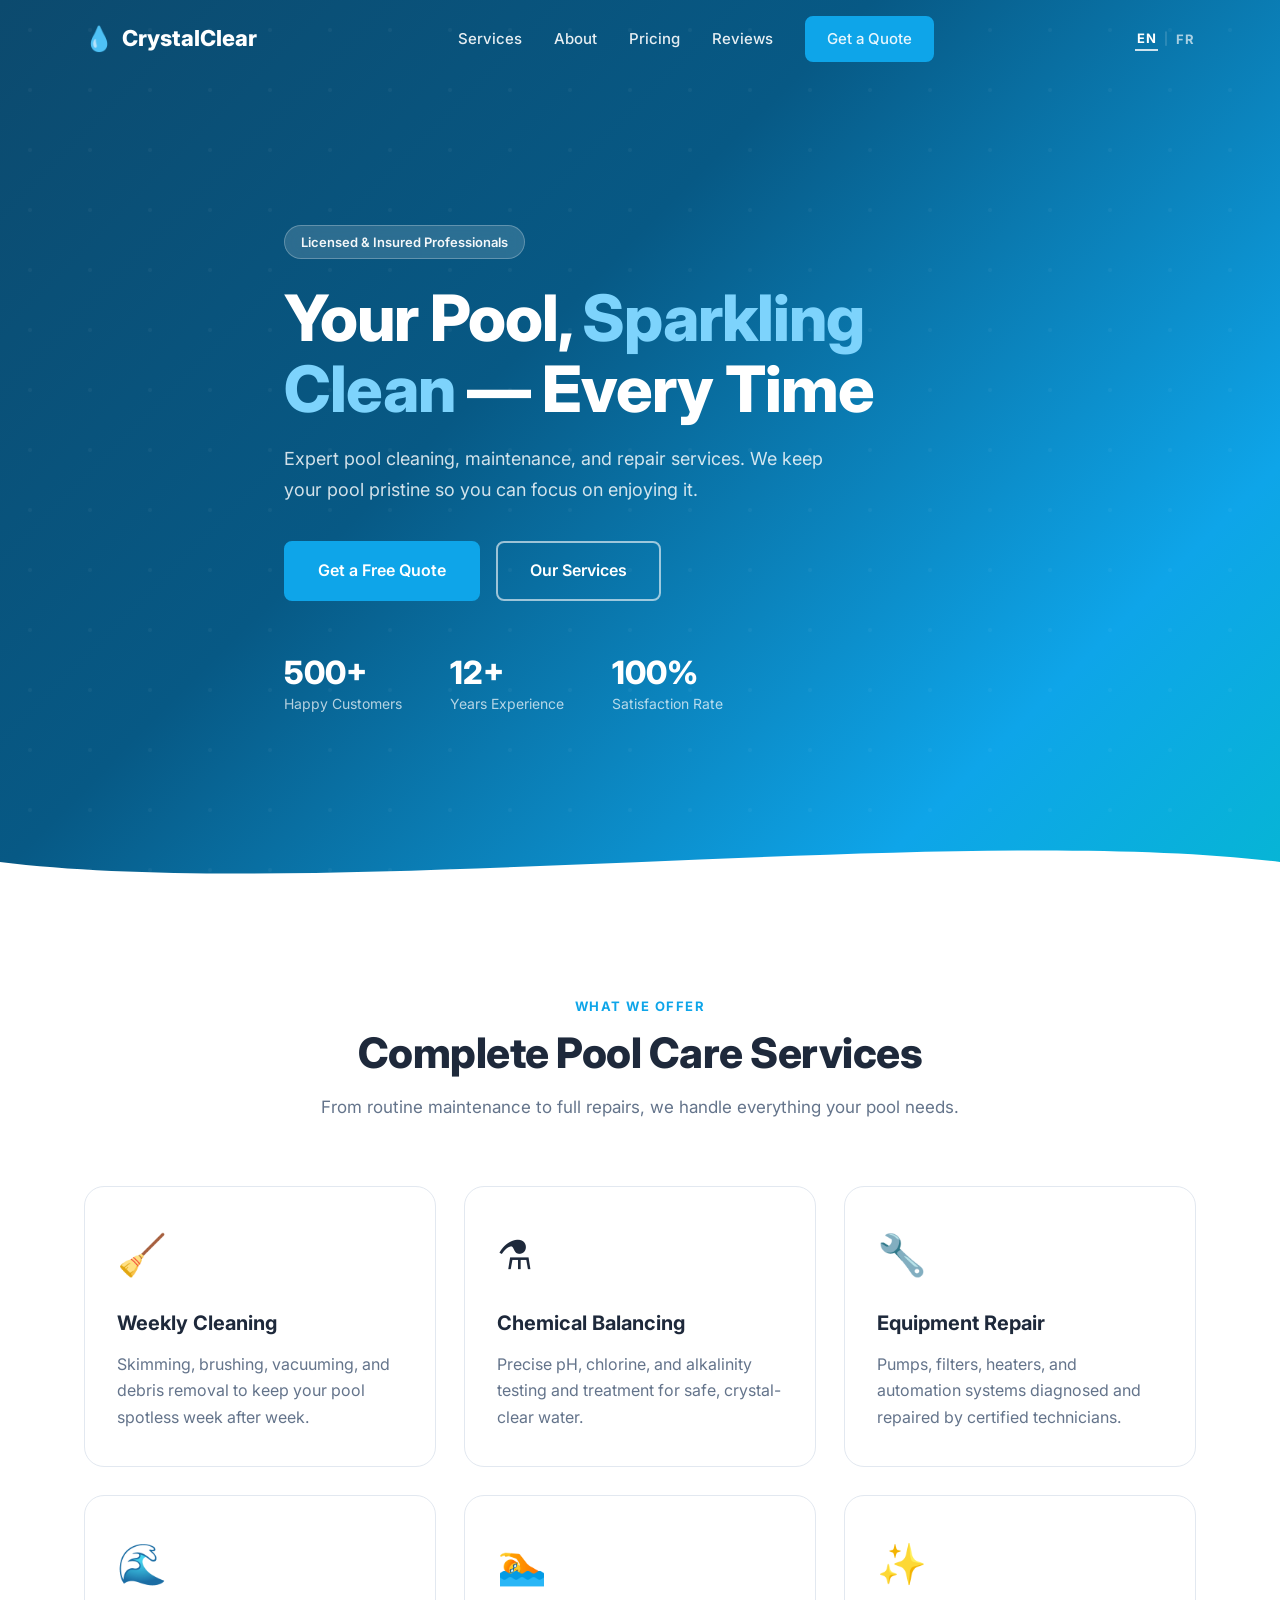
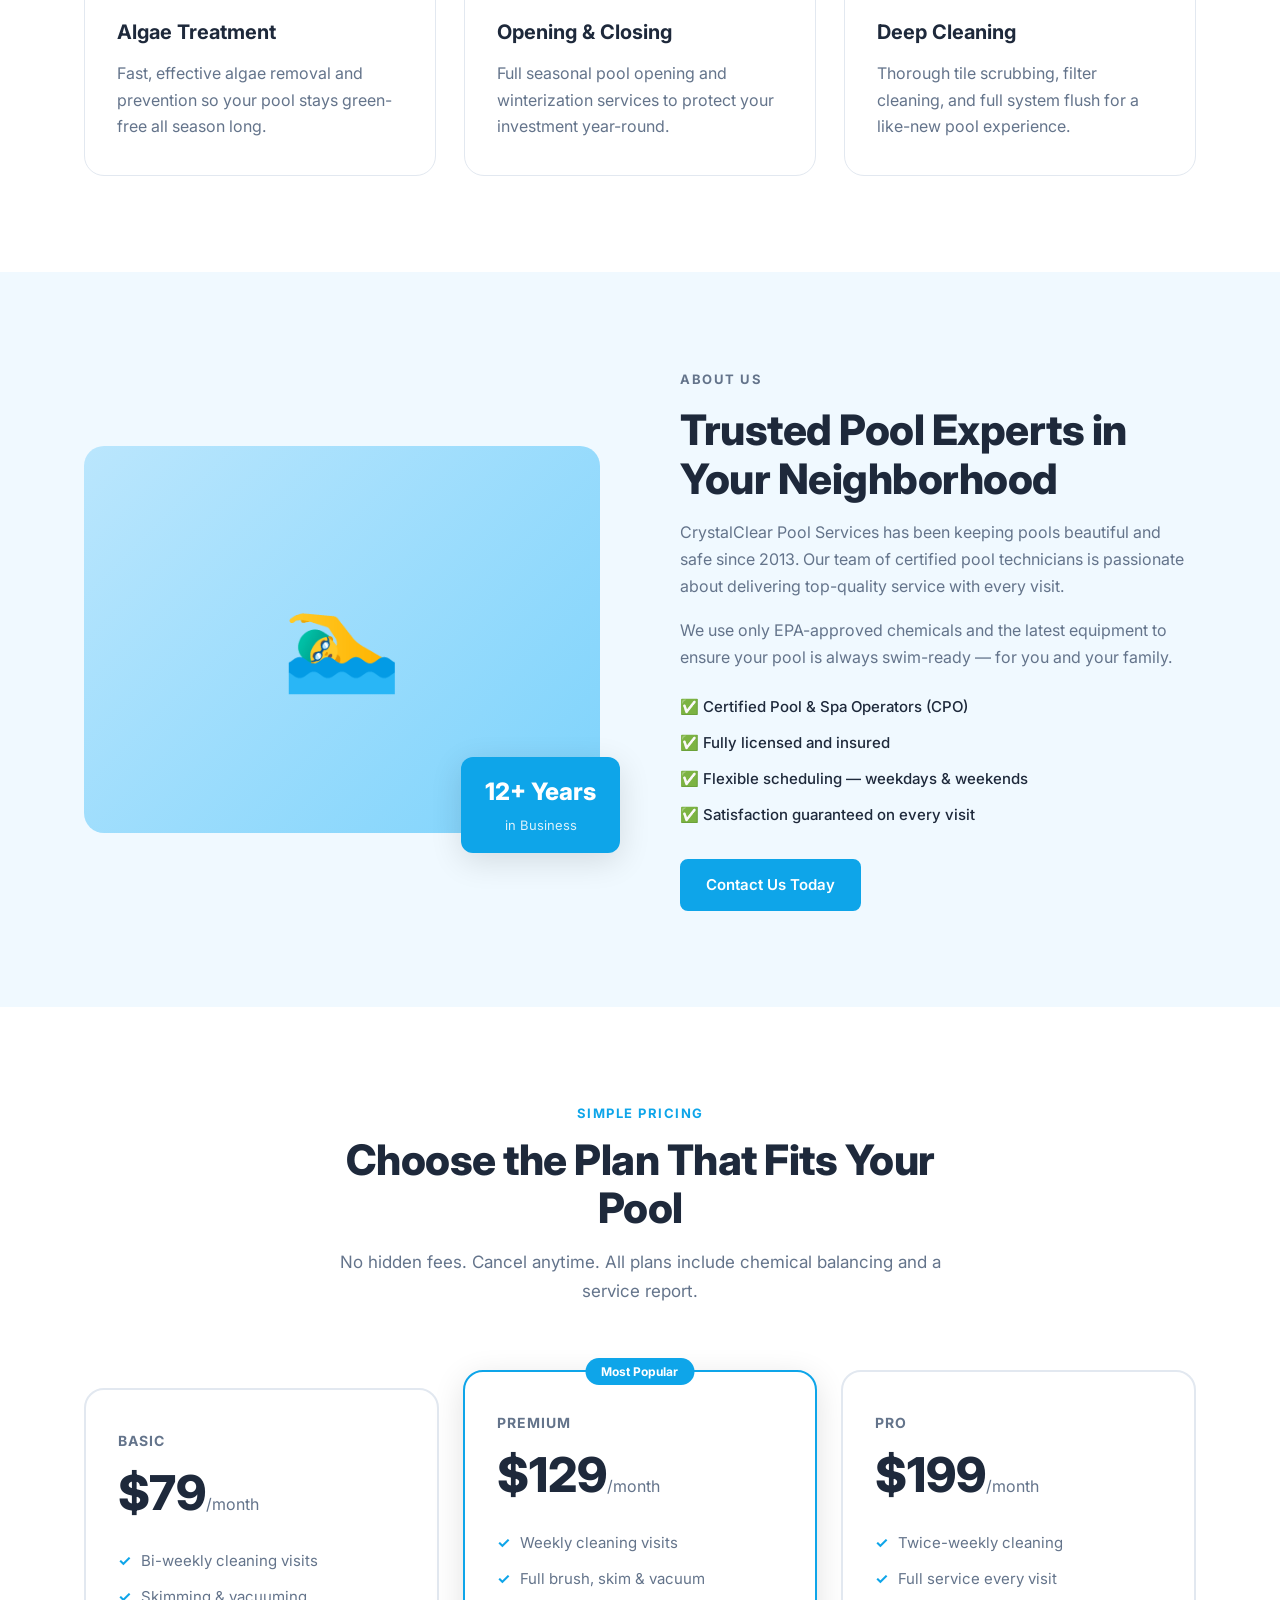
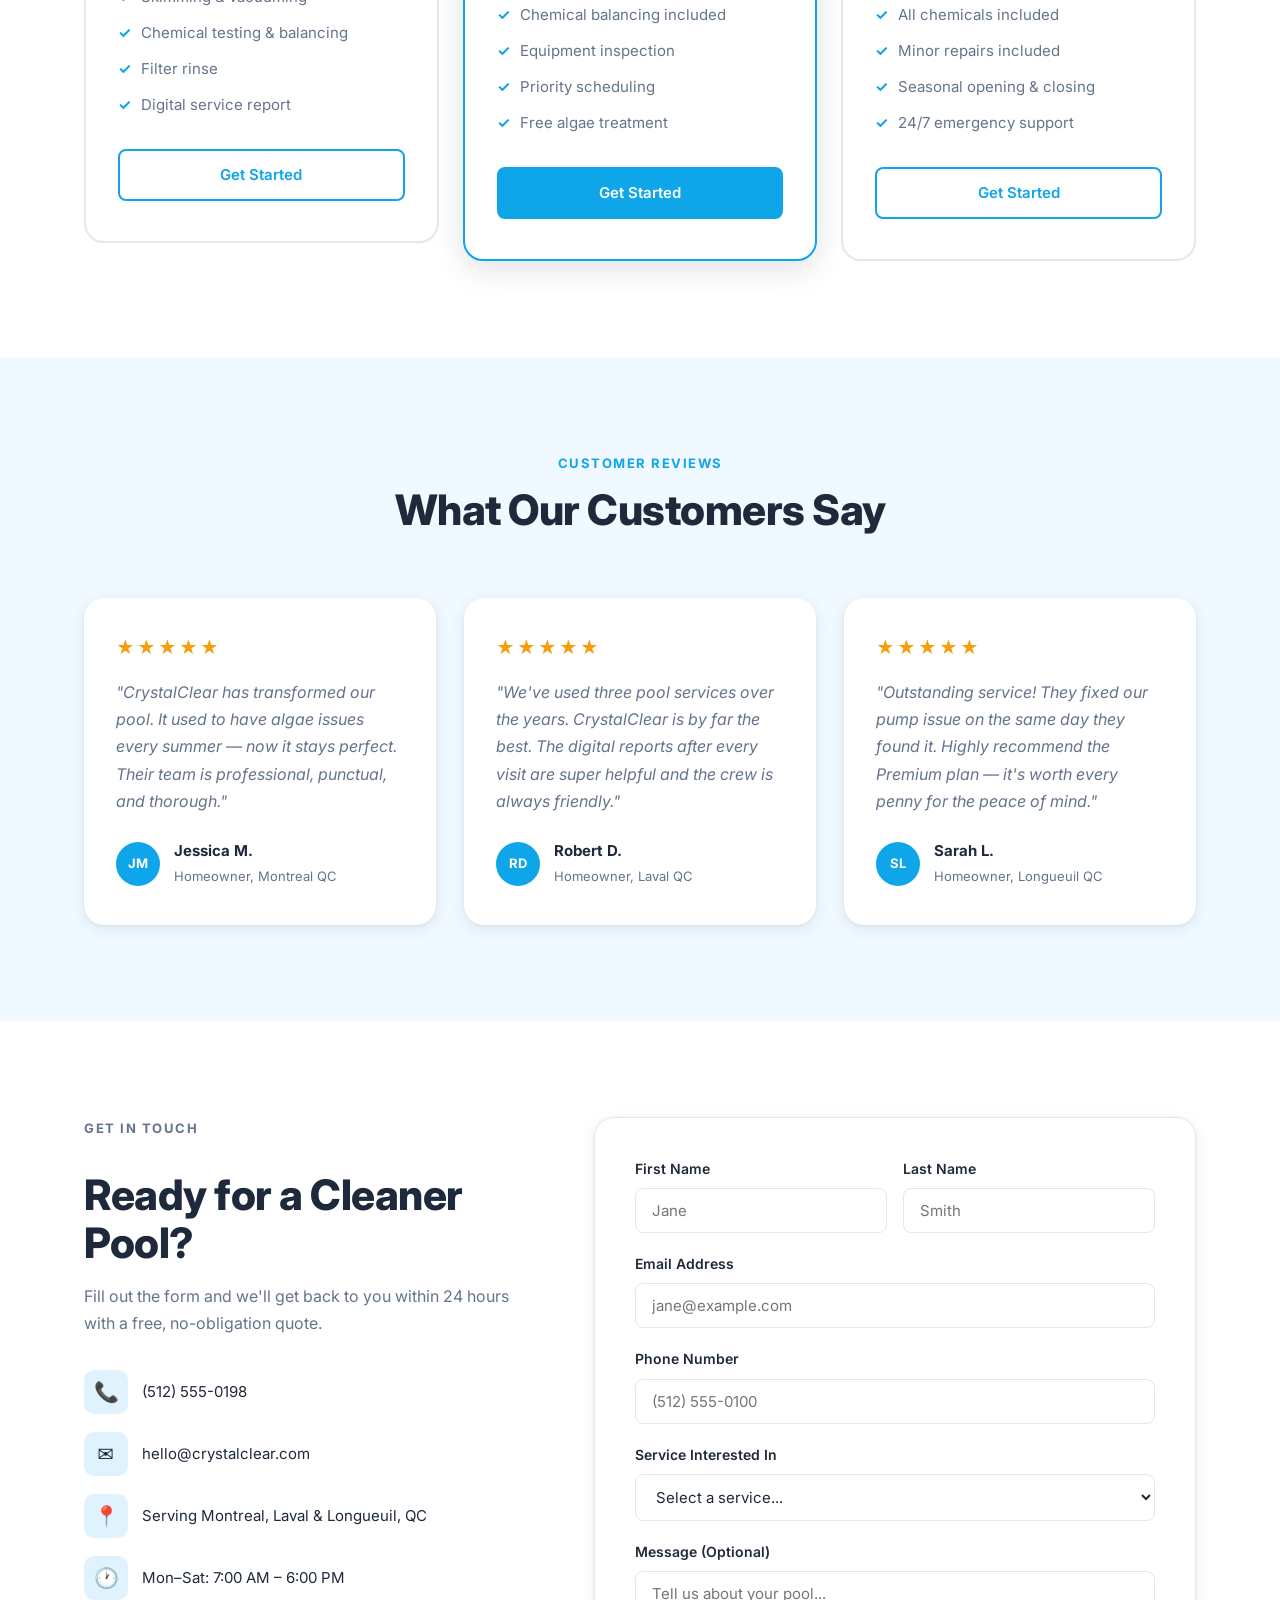
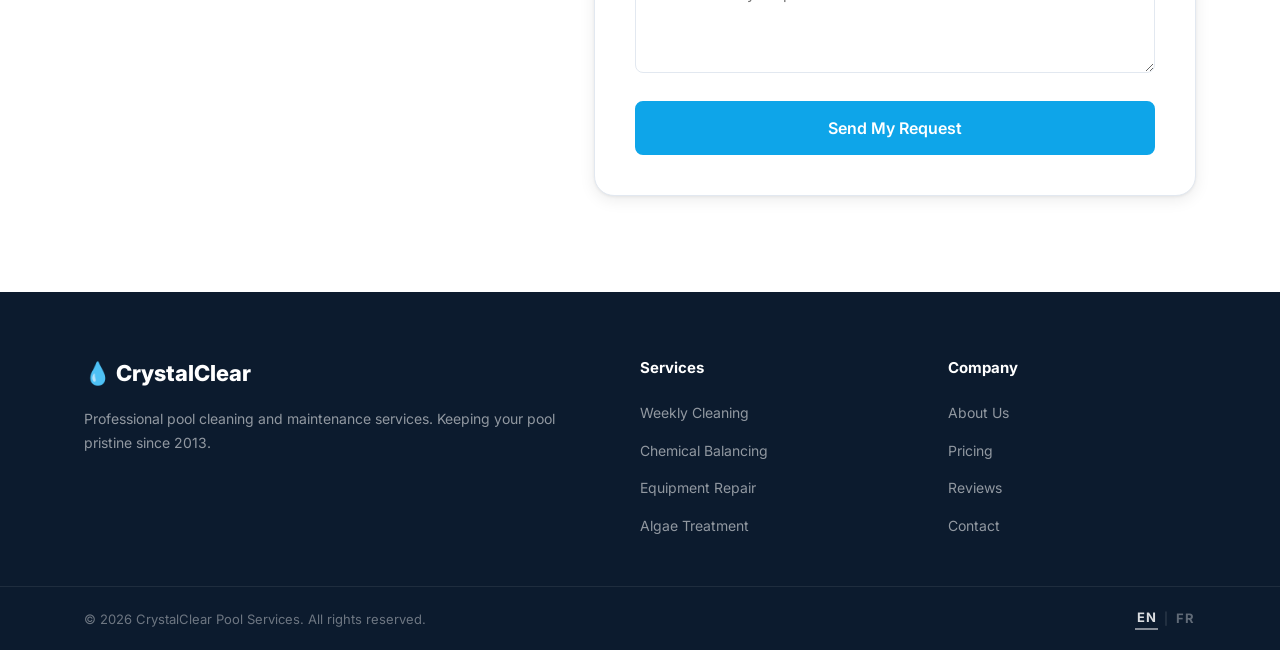
<file: index.html>
<!DOCTYPE html>
<html lang="en" dir="ltr">
<head>
  <meta charset="UTF-8" />
  <meta name="viewport" content="width=device-width, initial-scale=1.0" />
  <title>CrystalClear Pool Services</title>
  <link rel="stylesheet" href="styles.css" />
  <link rel="preconnect" href="https://fonts.googleapis.com" />
  <link rel="preconnect" href="https://fonts.gstatic.com" crossorigin />
  <link href="https://fonts.googleapis.com/css2?family=Inter:wght@400;500;600;700;800&display=swap" rel="stylesheet" />
</head>
<body>

  <!-- Navigation -->
  <nav class="nav" id="navbar">
    <div class="container nav__inner">
      <a href="#" class="nav__logo">
        <span class="nav__logo-icon">💧</span>
        CrystalClear
      </a>
      <ul class="nav__links" id="navLinks">
        <li><a href="#services">Services</a></li>
        <li><a href="#about">About</a></li>
        <li><a href="#pricing">Pricing</a></li>
        <li><a href="#testimonials">Reviews</a></li>
        <li><a href="#contact" class="btn btn--nav">Get a Quote</a></li>
      </ul>
      <div class="lang-switcher">
        <a href="index.html" class="lang-switcher__btn lang-switcher__btn--active" aria-current="true">EN</a>
        <span class="lang-switcher__divider">|</span>
        <a href="index-fr.html" class="lang-switcher__btn">FR</a>
      </div>
      <button class="nav__toggle" id="navToggle" aria-label="Toggle menu">
        <span></span><span></span><span></span>
      </button>
    </div>
  </nav>

  <!-- Hero -->
  <section class="hero" id="home">
    <div class="hero__bg"></div>
    <div class="container hero__content">
      <div class="hero__badge">Licensed &amp; Insured Professionals</div>
      <h1 class="hero__title">Your Pool, <span class="text-accent">Sparkling Clean</span> — Every Time</h1>
      <p class="hero__subtitle">Expert pool cleaning, maintenance, and repair services. We keep your pool pristine so you can focus on enjoying it.</p>
      <div class="hero__actions">
        <a href="#contact" class="btn btn--primary btn--lg">Get a Free Quote</a>
        <a href="#services" class="btn btn--outline btn--lg">Our Services</a>
      </div>
      <div class="hero__stats">
        <div class="hero__stat">
          <strong>500+</strong>
          <span>Happy Customers</span>
        </div>
        <div class="hero__stat">
          <strong>12+</strong>
          <span>Years Experience</span>
        </div>
        <div class="hero__stat">
          <strong>100%</strong>
          <span>Satisfaction Rate</span>
        </div>
      </div>
    </div>
    <div class="hero__waves">
      <svg viewBox="0 0 1440 120" preserveAspectRatio="none" xmlns="http://www.w3.org/2000/svg">
        <path d="M0,60 C360,120 1080,0 1440,60 L1440,120 L0,120 Z" fill="#ffffff"/>
      </svg>
    </div>
  </section>

  <!-- Services -->
  <section class="section" id="services">
    <div class="container">
      <div class="section__header">
        <p class="section__label">What We Offer</p>
        <h2 class="section__title">Complete Pool Care Services</h2>
        <p class="section__desc">From routine maintenance to full repairs, we handle everything your pool needs.</p>
      </div>
      <div class="services__grid">
        <div class="service-card">
          <div class="service-card__icon">🧹</div>
          <h3>Weekly Cleaning</h3>
          <p>Skimming, brushing, vacuuming, and debris removal to keep your pool spotless week after week.</p>
        </div>
        <div class="service-card">
          <div class="service-card__icon">⚗️</div>
          <h3>Chemical Balancing</h3>
          <p>Precise pH, chlorine, and alkalinity testing and treatment for safe, crystal-clear water.</p>
        </div>
        <div class="service-card">
          <div class="service-card__icon">🔧</div>
          <h3>Equipment Repair</h3>
          <p>Pumps, filters, heaters, and automation systems diagnosed and repaired by certified technicians.</p>
        </div>
        <div class="service-card">
          <div class="service-card__icon">🌊</div>
          <h3>Algae Treatment</h3>
          <p>Fast, effective algae removal and prevention so your pool stays green-free all season long.</p>
        </div>
        <div class="service-card">
          <div class="service-card__icon">🏊</div>
          <h3>Opening &amp; Closing</h3>
          <p>Full seasonal pool opening and winterization services to protect your investment year-round.</p>
        </div>
        <div class="service-card">
          <div class="service-card__icon">✨</div>
          <h3>Deep Cleaning</h3>
          <p>Thorough tile scrubbing, filter cleaning, and full system flush for a like-new pool experience.</p>
        </div>
      </div>
    </div>
  </section>

  <!-- About -->
  <section class="section section--alt" id="about">
    <div class="container about__grid">
      <div class="about__visual">
        <div class="about__img-wrap">
          <div class="about__img-placeholder">
            <span>🏊‍♂️</span>
          </div>
          <div class="about__badge-card">
            <strong>12+ Years</strong>
            <span>in Business</span>
          </div>
        </div>
      </div>
      <div class="about__content">
        <p class="section__label">About Us</p>
        <h2 class="section__title">Trusted Pool Experts in Your Neighborhood</h2>
        <p>CrystalClear Pool Services has been keeping pools beautiful and safe since 2013. Our team of certified pool technicians is passionate about delivering top-quality service with every visit.</p>
        <p>We use only EPA-approved chemicals and the latest equipment to ensure your pool is always swim-ready — for you and your family.</p>
        <ul class="about__list">
          <li>✅ Certified Pool &amp; Spa Operators (CPO)</li>
          <li>✅ Fully licensed and insured</li>
          <li>✅ Flexible scheduling — weekdays &amp; weekends</li>
          <li>✅ Satisfaction guaranteed on every visit</li>
        </ul>
        <a href="#contact" class="btn btn--primary">Contact Us Today</a>
      </div>
    </div>
  </section>

  <!-- Pricing -->
  <section class="section" id="pricing">
    <div class="container">
      <div class="section__header">
        <p class="section__label">Simple Pricing</p>
        <h2 class="section__title">Choose the Plan That Fits Your Pool</h2>
        <p class="section__desc">No hidden fees. Cancel anytime. All plans include chemical balancing and a service report.</p>
      </div>
      <div class="pricing__grid">
        <div class="pricing-card">
          <div class="pricing-card__name">Basic</div>
          <div class="pricing-card__price"><span class="price-amount">$79</span><span class="price-period">/month</span></div>
          <ul class="pricing-card__features">
            <li>Bi-weekly cleaning visits</li>
            <li>Skimming &amp; vacuuming</li>
            <li>Chemical testing &amp; balancing</li>
            <li>Filter rinse</li>
            <li>Digital service report</li>
          </ul>
          <a href="#contact" class="btn btn--outline btn--full">Get Started</a>
        </div>
        <div class="pricing-card pricing-card--featured">
          <div class="pricing-card__badge">Most Popular</div>
          <div class="pricing-card__name">Premium</div>
          <div class="pricing-card__price"><span class="price-amount">$129</span><span class="price-period">/month</span></div>
          <ul class="pricing-card__features">
            <li>Weekly cleaning visits</li>
            <li>Full brush, skim &amp; vacuum</li>
            <li>Chemical balancing included</li>
            <li>Equipment inspection</li>
            <li>Priority scheduling</li>
            <li>Free algae treatment</li>
          </ul>
          <a href="#contact" class="btn btn--primary btn--full">Get Started</a>
        </div>
        <div class="pricing-card">
          <div class="pricing-card__name">Pro</div>
          <div class="pricing-card__price"><span class="price-amount">$199</span><span class="price-period">/month</span></div>
          <ul class="pricing-card__features">
            <li>Twice-weekly cleaning</li>
            <li>Full service every visit</li>
            <li>All chemicals included</li>
            <li>Minor repairs included</li>
            <li>Seasonal opening &amp; closing</li>
            <li>24/7 emergency support</li>
          </ul>
          <a href="#contact" class="btn btn--outline btn--full">Get Started</a>
        </div>
      </div>
    </div>
  </section>

  <!-- Testimonials -->
  <section class="section section--alt" id="testimonials">
    <div class="container">
      <div class="section__header">
        <p class="section__label">Customer Reviews</p>
        <h2 class="section__title">What Our Customers Say</h2>
      </div>
      <div class="testimonials__grid">
        <div class="testimonial-card">
          <div class="testimonial-card__stars">★★★★★</div>
          <p>"CrystalClear has transformed our pool. It used to have algae issues every summer — now it stays perfect. Their team is professional, punctual, and thorough."</p>
          <div class="testimonial-card__author">
            <div class="testimonial-card__avatar">JM</div>
            <div>
              <strong>Jessica M.</strong>
              <span>Homeowner, Montreal QC</span>
            </div>
          </div>
        </div>
        <div class="testimonial-card">
          <div class="testimonial-card__stars">★★★★★</div>
          <p>"We've used three pool services over the years. CrystalClear is by far the best. The digital reports after every visit are super helpful and the crew is always friendly."</p>
          <div class="testimonial-card__author">
            <div class="testimonial-card__avatar">RD</div>
            <div>
              <strong>Robert D.</strong>
              <span>Homeowner, Laval QC</span>
            </div>
          </div>
        </div>
        <div class="testimonial-card">
          <div class="testimonial-card__stars">★★★★★</div>
          <p>"Outstanding service! They fixed our pump issue on the same day they found it. Highly recommend the Premium plan — it's worth every penny for the peace of mind."</p>
          <div class="testimonial-card__author">
            <div class="testimonial-card__avatar">SL</div>
            <div>
              <strong>Sarah L.</strong>
              <span>Homeowner, Longueuil QC</span>
            </div>
          </div>
        </div>
      </div>
    </div>
  </section>

  <!-- Contact / CTA -->
  <section class="section contact" id="contact">
    <div class="container">
      <div class="contact__grid">
        <div class="contact__info">
          <p class="section__label">Get In Touch</p>
          <h2 class="section__title">Ready for a Cleaner Pool?</h2>
          <p>Fill out the form and we'll get back to you within 24 hours with a free, no-obligation quote.</p>
          <ul class="contact__details">
            <li>
              <span class="contact__icon">📞</span>
              <span>(512) 555-0198</span>
            </li>
            <li>
              <span class="contact__icon">✉️</span>
              <span>hello@crystalclear.com</span>
            </li>
            <li>
              <span class="contact__icon">📍</span>
              <span>Serving Montreal, Laval &amp; Longueuil, QC</span>
            </li>
            <li>
              <span class="contact__icon">🕐</span>
              <span>Mon–Sat: 7:00 AM – 6:00 PM</span>
            </li>
          </ul>
        </div>
        <form class="contact__form" id="contactForm">
          <div class="form-row">
            <div class="form-group">
              <label for="firstName">First Name</label>
              <input type="text" id="firstName" name="firstName" placeholder="Jane" required />
            </div>
            <div class="form-group">
              <label for="lastName">Last Name</label>
              <input type="text" id="lastName" name="lastName" placeholder="Smith" required />
            </div>
          </div>
          <div class="form-group">
            <label for="email">Email Address</label>
            <input type="email" id="email" name="email" placeholder="jane@example.com" required />
          </div>
          <div class="form-group">
            <label for="phone">Phone Number</label>
            <input type="tel" id="phone" name="phone" placeholder="(512) 555-0100" />
          </div>
          <div class="form-group">
            <label for="service">Service Interested In</label>
            <select id="service" name="service">
              <option value="">Select a service...</option>
              <option>Weekly Cleaning</option>
              <option>Chemical Balancing</option>
              <option>Equipment Repair</option>
              <option>Algae Treatment</option>
              <option>Pool Opening / Closing</option>
              <option>Deep Cleaning</option>
              <option>Monthly Plan</option>
            </select>
          </div>
          <div class="form-group">
            <label for="message">Message (Optional)</label>
            <textarea id="message" name="message" rows="4" placeholder="Tell us about your pool..."></textarea>
          </div>
          <button type="submit" class="btn btn--primary btn--full btn--lg">Send My Request</button>
          <div class="form__success" id="formSuccess">
            ✅ Thanks! We'll be in touch within 24 hours.
          </div>
        </form>
      </div>
    </div>
  </section>

  <!-- Footer -->
  <footer class="footer">
    <div class="container footer__inner">
      <div class="footer__brand">
        <a href="#" class="nav__logo">💧 CrystalClear</a>
        <p>Professional pool cleaning and maintenance services. Keeping your pool pristine since 2013.</p>
      </div>
      <div class="footer__links">
        <h4>Services</h4>
        <ul>
          <li><a href="#services">Weekly Cleaning</a></li>
          <li><a href="#services">Chemical Balancing</a></li>
          <li><a href="#services">Equipment Repair</a></li>
          <li><a href="#services">Algae Treatment</a></li>
        </ul>
      </div>
      <div class="footer__links">
        <h4>Company</h4>
        <ul>
          <li><a href="#about">About Us</a></li>
          <li><a href="#pricing">Pricing</a></li>
          <li><a href="#testimonials">Reviews</a></li>
          <li><a href="#contact">Contact</a></li>
        </ul>
      </div>
    </div>
    <div class="footer__bottom">
      <div class="container footer__bottom-inner">
        <p>&copy; 2026 CrystalClear Pool Services. All rights reserved.</p>
        <div class="lang-switcher lang-switcher--footer">
          <a href="index.html" class="lang-switcher__btn lang-switcher__btn--active" aria-current="true">EN</a>
          <span class="lang-switcher__divider">|</span>
          <a href="index-fr.html" class="lang-switcher__btn">FR</a>
        </div>
      </div>
    </div>
  </footer>

  <script src="script.js"></script>
</body>
</html>
</file>
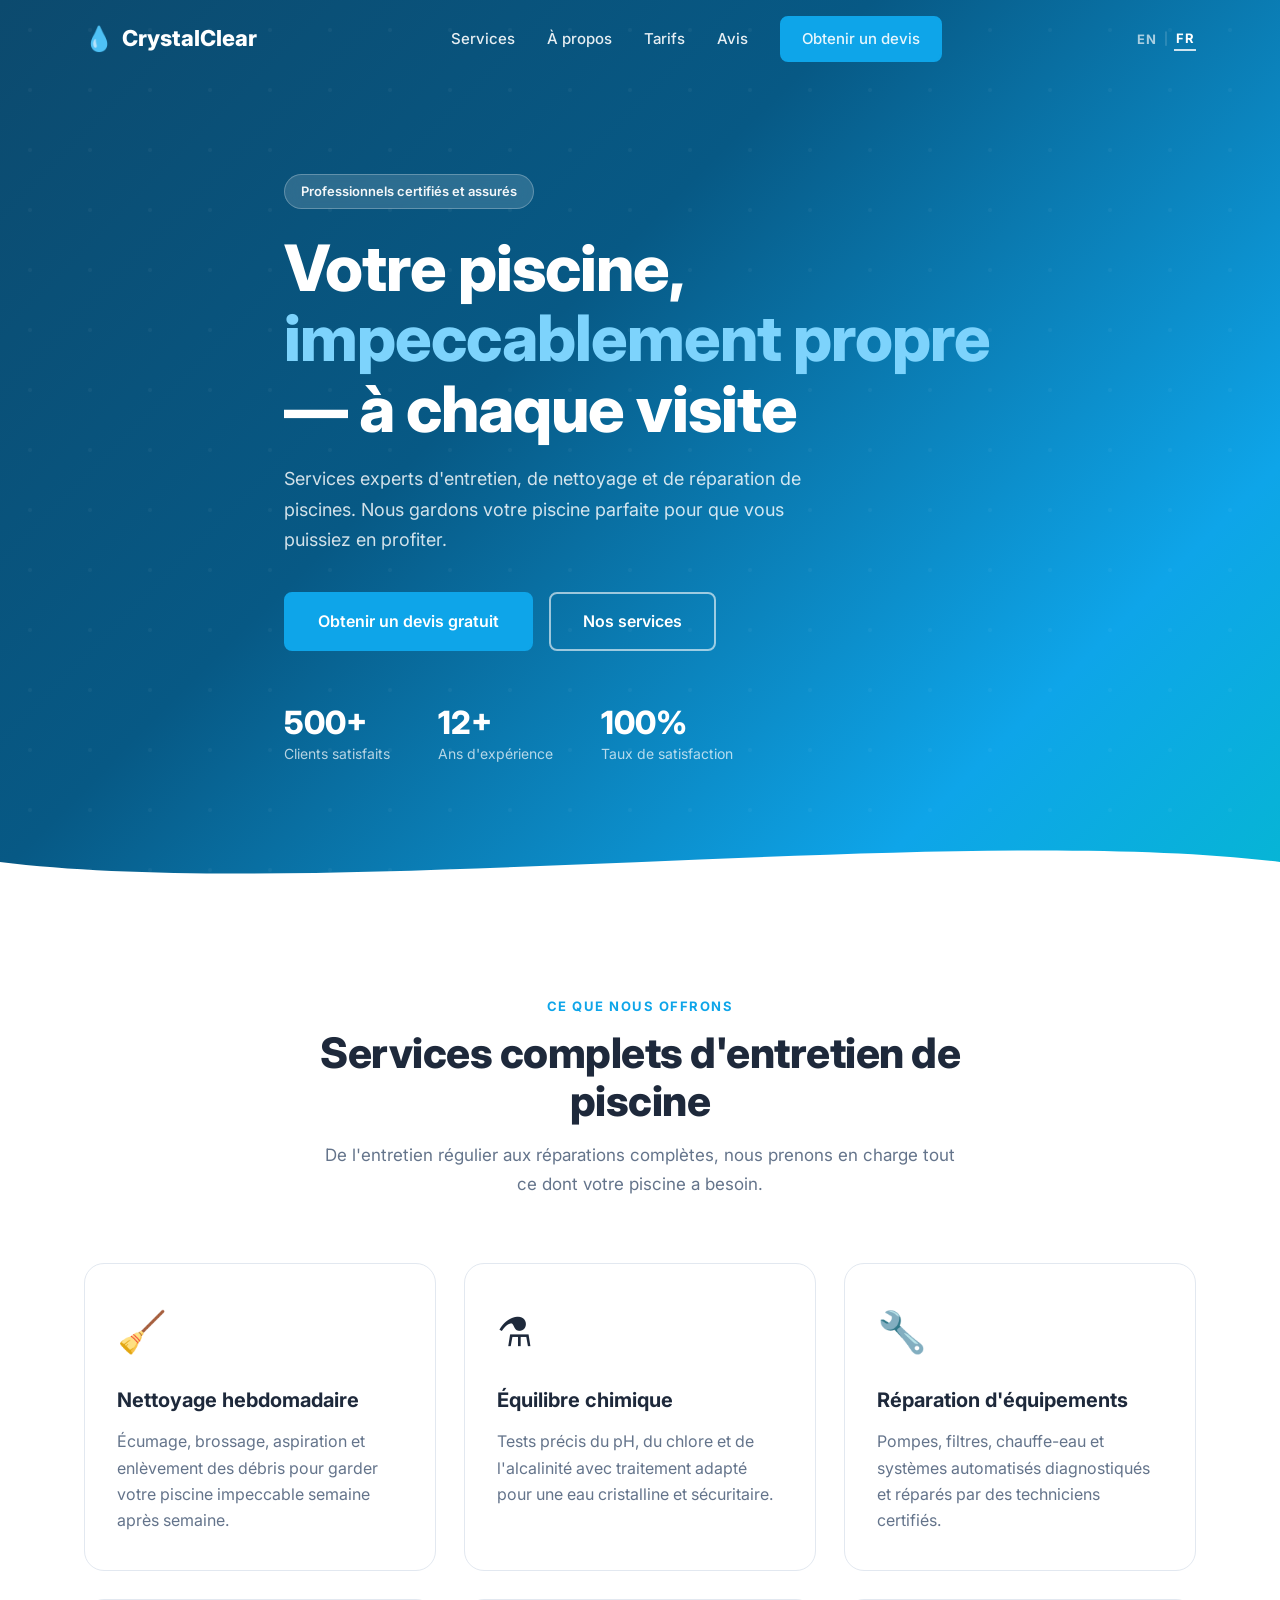
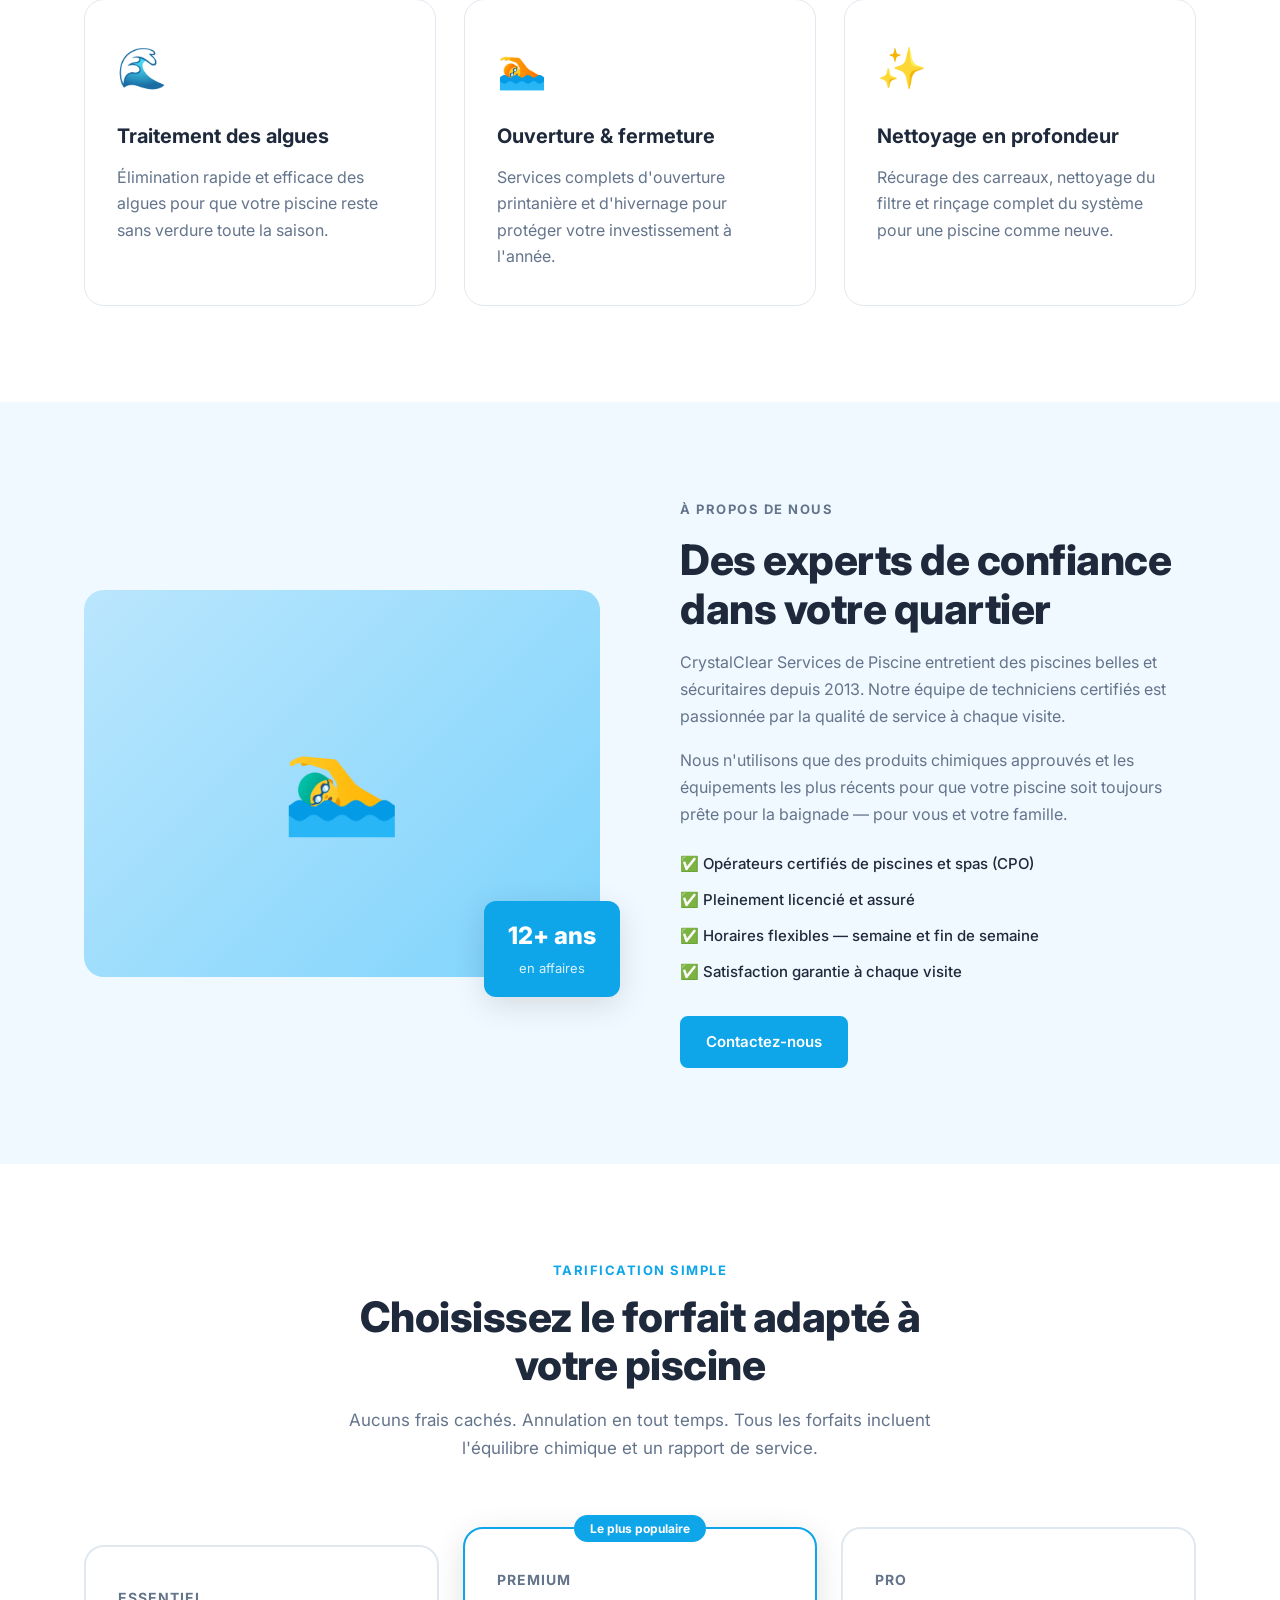
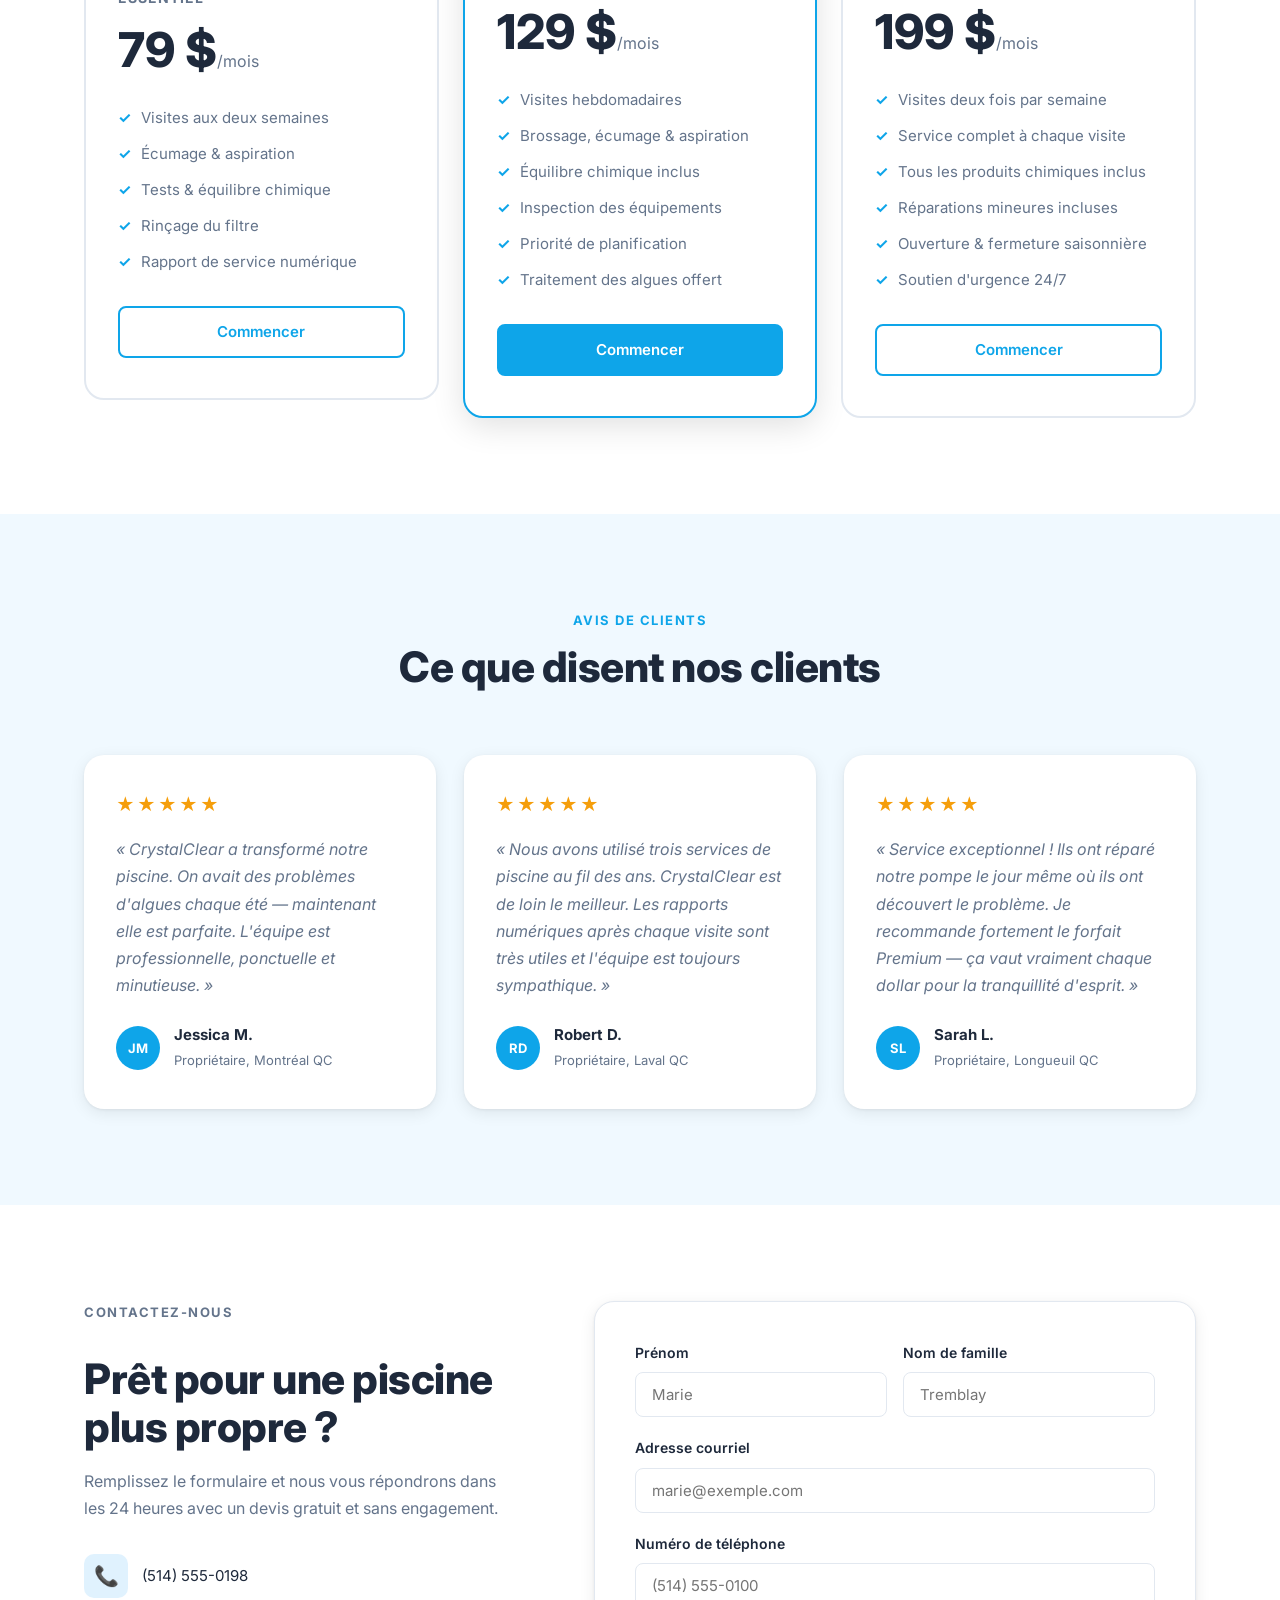
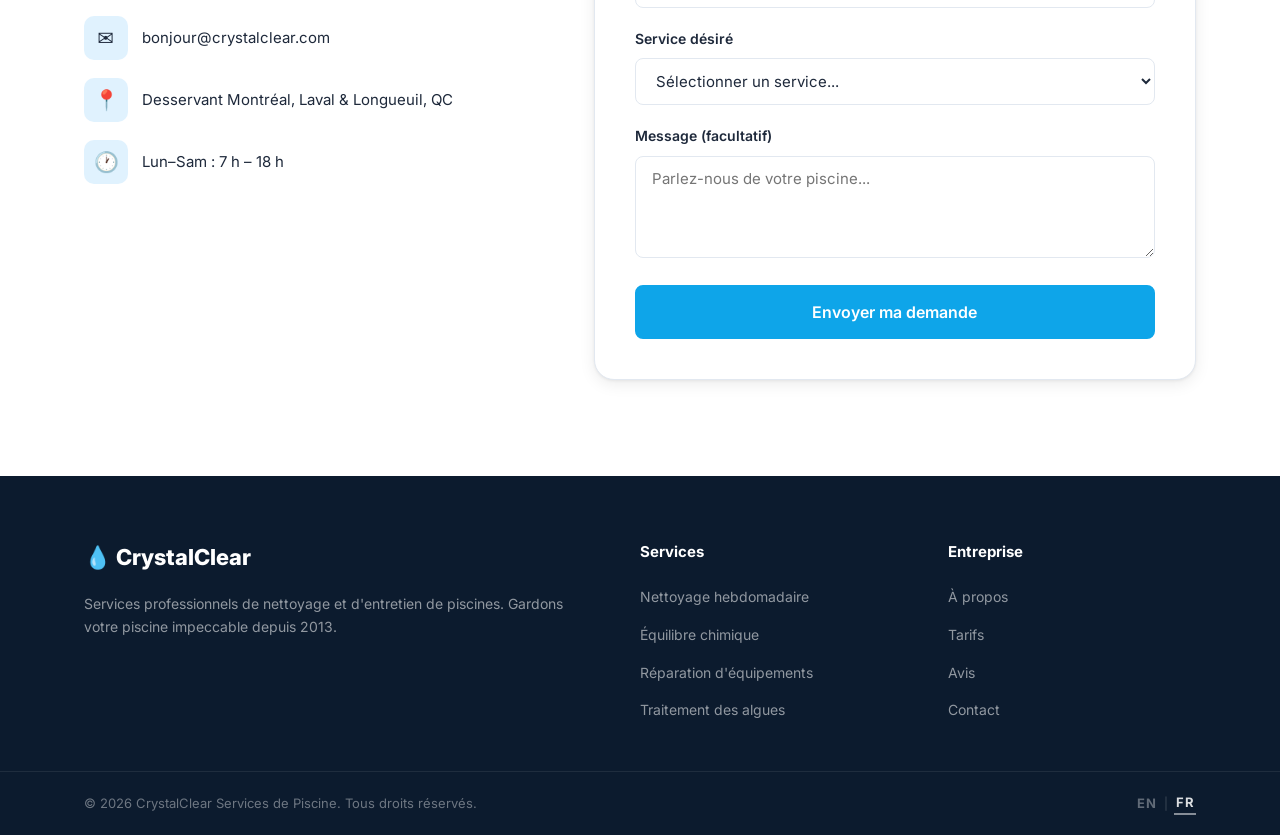
<file: index-fr.html>
<!DOCTYPE html>
<html lang="fr" dir="ltr">
<head>
  <meta charset="UTF-8" />
  <meta name="viewport" content="width=device-width, initial-scale=1.0" />
  <title>CrystalClear Services de Piscine</title>
  <link rel="stylesheet" href="styles.css" />
  <link rel="preconnect" href="https://fonts.googleapis.com" />
  <link rel="preconnect" href="https://fonts.gstatic.com" crossorigin />
  <link href="https://fonts.googleapis.com/css2?family=Inter:wght@400;500;600;700;800&display=swap" rel="stylesheet" />
</head>
<body>

  <!-- Navigation -->
  <nav class="nav" id="navbar">
    <div class="container nav__inner">
      <a href="#" class="nav__logo">
        <span class="nav__logo-icon">💧</span>
        CrystalClear
      </a>
      <ul class="nav__links" id="navLinks">
        <li><a href="#services">Services</a></li>
        <li><a href="#about">À propos</a></li>
        <li><a href="#pricing">Tarifs</a></li>
        <li><a href="#testimonials">Avis</a></li>
        <li><a href="#contact" class="btn btn--nav">Obtenir un devis</a></li>
      </ul>
      <div class="lang-switcher">
        <a href="index.html" class="lang-switcher__btn">EN</a>
        <span class="lang-switcher__divider">|</span>
        <a href="index-fr.html" class="lang-switcher__btn lang-switcher__btn--active" aria-current="true">FR</a>
      </div>
      <button class="nav__toggle" id="navToggle" aria-label="Ouvrir le menu">
        <span></span><span></span><span></span>
      </button>
    </div>
  </nav>

  <!-- Hero -->
  <section class="hero" id="home">
    <div class="hero__bg"></div>
    <div class="container hero__content">
      <div class="hero__badge">Professionnels certifiés et assurés</div>
      <h1 class="hero__title">Votre piscine, <span class="text-accent">impeccablement propre</span> — à chaque visite</h1>
      <p class="hero__subtitle">Services experts d'entretien, de nettoyage et de réparation de piscines. Nous gardons votre piscine parfaite pour que vous puissiez en profiter.</p>
      <div class="hero__actions">
        <a href="#contact" class="btn btn--primary btn--lg">Obtenir un devis gratuit</a>
        <a href="#services" class="btn btn--outline btn--lg">Nos services</a>
      </div>
      <div class="hero__stats">
        <div class="hero__stat">
          <strong>500+</strong>
          <span>Clients satisfaits</span>
        </div>
        <div class="hero__stat">
          <strong>12+</strong>
          <span>Ans d'expérience</span>
        </div>
        <div class="hero__stat">
          <strong>100%</strong>
          <span>Taux de satisfaction</span>
        </div>
      </div>
    </div>
    <div class="hero__waves">
      <svg viewBox="0 0 1440 120" preserveAspectRatio="none" xmlns="http://www.w3.org/2000/svg">
        <path d="M0,60 C360,120 1080,0 1440,60 L1440,120 L0,120 Z" fill="#ffffff"/>
      </svg>
    </div>
  </section>

  <!-- Services -->
  <section class="section" id="services">
    <div class="container">
      <div class="section__header">
        <p class="section__label">Ce que nous offrons</p>
        <h2 class="section__title">Services complets d'entretien de piscine</h2>
        <p class="section__desc">De l'entretien régulier aux réparations complètes, nous prenons en charge tout ce dont votre piscine a besoin.</p>
      </div>
      <div class="services__grid">
        <div class="service-card">
          <div class="service-card__icon">🧹</div>
          <h3>Nettoyage hebdomadaire</h3>
          <p>Écumage, brossage, aspiration et enlèvement des débris pour garder votre piscine impeccable semaine après semaine.</p>
        </div>
        <div class="service-card">
          <div class="service-card__icon">⚗️</div>
          <h3>Équilibre chimique</h3>
          <p>Tests précis du pH, du chlore et de l'alcalinité avec traitement adapté pour une eau cristalline et sécuritaire.</p>
        </div>
        <div class="service-card">
          <div class="service-card__icon">🔧</div>
          <h3>Réparation d'équipements</h3>
          <p>Pompes, filtres, chauffe-eau et systèmes automatisés diagnostiqués et réparés par des techniciens certifiés.</p>
        </div>
        <div class="service-card">
          <div class="service-card__icon">🌊</div>
          <h3>Traitement des algues</h3>
          <p>Élimination rapide et efficace des algues pour que votre piscine reste sans verdure toute la saison.</p>
        </div>
        <div class="service-card">
          <div class="service-card__icon">🏊</div>
          <h3>Ouverture &amp; fermeture</h3>
          <p>Services complets d'ouverture printanière et d'hivernage pour protéger votre investissement à l'année.</p>
        </div>
        <div class="service-card">
          <div class="service-card__icon">✨</div>
          <h3>Nettoyage en profondeur</h3>
          <p>Récurage des carreaux, nettoyage du filtre et rinçage complet du système pour une piscine comme neuve.</p>
        </div>
      </div>
    </div>
  </section>

  <!-- About -->
  <section class="section section--alt" id="about">
    <div class="container about__grid">
      <div class="about__visual">
        <div class="about__img-wrap">
          <div class="about__img-placeholder">
            <span>🏊‍♂️</span>
          </div>
          <div class="about__badge-card">
            <strong>12+ ans</strong>
            <span>en affaires</span>
          </div>
        </div>
      </div>
      <div class="about__content">
        <p class="section__label">À propos de nous</p>
        <h2 class="section__title">Des experts de confiance dans votre quartier</h2>
        <p>CrystalClear Services de Piscine entretient des piscines belles et sécuritaires depuis 2013. Notre équipe de techniciens certifiés est passionnée par la qualité de service à chaque visite.</p>
        <p>Nous n'utilisons que des produits chimiques approuvés et les équipements les plus récents pour que votre piscine soit toujours prête pour la baignade — pour vous et votre famille.</p>
        <ul class="about__list">
          <li>✅ Opérateurs certifiés de piscines et spas (CPO)</li>
          <li>✅ Pleinement licencié et assuré</li>
          <li>✅ Horaires flexibles — semaine et fin de semaine</li>
          <li>✅ Satisfaction garantie à chaque visite</li>
        </ul>
        <a href="#contact" class="btn btn--primary">Contactez-nous</a>
      </div>
    </div>
  </section>

  <!-- Pricing -->
  <section class="section" id="pricing">
    <div class="container">
      <div class="section__header">
        <p class="section__label">Tarification simple</p>
        <h2 class="section__title">Choisissez le forfait adapté à votre piscine</h2>
        <p class="section__desc">Aucuns frais cachés. Annulation en tout temps. Tous les forfaits incluent l'équilibre chimique et un rapport de service.</p>
      </div>
      <div class="pricing__grid">
        <div class="pricing-card">
          <div class="pricing-card__name">Essentiel</div>
          <div class="pricing-card__price"><span class="price-amount">79&nbsp;$</span><span class="price-period">/mois</span></div>
          <ul class="pricing-card__features">
            <li>Visites aux deux semaines</li>
            <li>Écumage &amp; aspiration</li>
            <li>Tests &amp; équilibre chimique</li>
            <li>Rinçage du filtre</li>
            <li>Rapport de service numérique</li>
          </ul>
          <a href="#contact" class="btn btn--outline btn--full">Commencer</a>
        </div>
        <div class="pricing-card pricing-card--featured">
          <div class="pricing-card__badge">Le plus populaire</div>
          <div class="pricing-card__name">Premium</div>
          <div class="pricing-card__price"><span class="price-amount">129&nbsp;$</span><span class="price-period">/mois</span></div>
          <ul class="pricing-card__features">
            <li>Visites hebdomadaires</li>
            <li>Brossage, écumage &amp; aspiration</li>
            <li>Équilibre chimique inclus</li>
            <li>Inspection des équipements</li>
            <li>Priorité de planification</li>
            <li>Traitement des algues offert</li>
          </ul>
          <a href="#contact" class="btn btn--primary btn--full">Commencer</a>
        </div>
        <div class="pricing-card">
          <div class="pricing-card__name">Pro</div>
          <div class="pricing-card__price"><span class="price-amount">199&nbsp;$</span><span class="price-period">/mois</span></div>
          <ul class="pricing-card__features">
            <li>Visites deux fois par semaine</li>
            <li>Service complet à chaque visite</li>
            <li>Tous les produits chimiques inclus</li>
            <li>Réparations mineures incluses</li>
            <li>Ouverture &amp; fermeture saisonnière</li>
            <li>Soutien d'urgence 24/7</li>
          </ul>
          <a href="#contact" class="btn btn--outline btn--full">Commencer</a>
        </div>
      </div>
    </div>
  </section>

  <!-- Testimonials -->
  <section class="section section--alt" id="testimonials">
    <div class="container">
      <div class="section__header">
        <p class="section__label">Avis de clients</p>
        <h2 class="section__title">Ce que disent nos clients</h2>
      </div>
      <div class="testimonials__grid">
        <div class="testimonial-card">
          <div class="testimonial-card__stars">★★★★★</div>
          <p>« CrystalClear a transformé notre piscine. On avait des problèmes d'algues chaque été — maintenant elle est parfaite. L'équipe est professionnelle, ponctuelle et minutieuse. »</p>
          <div class="testimonial-card__author">
            <div class="testimonial-card__avatar">JM</div>
            <div>
              <strong>Jessica M.</strong>
              <span>Propriétaire, Montréal QC</span>
            </div>
          </div>
        </div>
        <div class="testimonial-card">
          <div class="testimonial-card__stars">★★★★★</div>
          <p>« Nous avons utilisé trois services de piscine au fil des ans. CrystalClear est de loin le meilleur. Les rapports numériques après chaque visite sont très utiles et l'équipe est toujours sympathique. »</p>
          <div class="testimonial-card__author">
            <div class="testimonial-card__avatar">RD</div>
            <div>
              <strong>Robert D.</strong>
              <span>Propriétaire, Laval QC</span>
            </div>
          </div>
        </div>
        <div class="testimonial-card">
          <div class="testimonial-card__stars">★★★★★</div>
          <p>« Service exceptionnel ! Ils ont réparé notre pompe le jour même où ils ont découvert le problème. Je recommande fortement le forfait Premium — ça vaut vraiment chaque dollar pour la tranquillité d'esprit. »</p>
          <div class="testimonial-card__author">
            <div class="testimonial-card__avatar">SL</div>
            <div>
              <strong>Sarah L.</strong>
              <span>Propriétaire, Longueuil QC</span>
            </div>
          </div>
        </div>
      </div>
    </div>
  </section>

  <!-- Contact / CTA -->
  <section class="section contact" id="contact">
    <div class="container">
      <div class="contact__grid">
        <div class="contact__info">
          <p class="section__label">Contactez-nous</p>
          <h2 class="section__title">Prêt pour une piscine plus propre ?</h2>
          <p>Remplissez le formulaire et nous vous répondrons dans les 24 heures avec un devis gratuit et sans engagement.</p>
          <ul class="contact__details">
            <li>
              <span class="contact__icon">📞</span>
              <span>(514) 555-0198</span>
            </li>
            <li>
              <span class="contact__icon">✉️</span>
              <span>bonjour@crystalclear.com</span>
            </li>
            <li>
              <span class="contact__icon">📍</span>
              <span>Desservant Montréal, Laval &amp; Longueuil, QC</span>
            </li>
            <li>
              <span class="contact__icon">🕐</span>
              <span>Lun–Sam : 7 h – 18 h</span>
            </li>
          </ul>
        </div>
        <form class="contact__form" id="contactForm">
          <div class="form-row">
            <div class="form-group">
              <label for="firstName">Prénom</label>
              <input type="text" id="firstName" name="firstName" placeholder="Marie" required />
            </div>
            <div class="form-group">
              <label for="lastName">Nom de famille</label>
              <input type="text" id="lastName" name="lastName" placeholder="Tremblay" required />
            </div>
          </div>
          <div class="form-group">
            <label for="email">Adresse courriel</label>
            <input type="email" id="email" name="email" placeholder="marie@exemple.com" required />
          </div>
          <div class="form-group">
            <label for="phone">Numéro de téléphone</label>
            <input type="tel" id="phone" name="phone" placeholder="(514) 555-0100" />
          </div>
          <div class="form-group">
            <label for="service">Service désiré</label>
            <select id="service" name="service">
              <option value="">Sélectionner un service...</option>
              <option>Nettoyage hebdomadaire</option>
              <option>Équilibre chimique</option>
              <option>Réparation d'équipements</option>
              <option>Traitement des algues</option>
              <option>Ouverture / Fermeture de piscine</option>
              <option>Nettoyage en profondeur</option>
              <option>Forfait mensuel</option>
            </select>
          </div>
          <div class="form-group">
            <label for="message">Message (facultatif)</label>
            <textarea id="message" name="message" rows="4" placeholder="Parlez-nous de votre piscine..."></textarea>
          </div>
          <button type="submit" class="btn btn--primary btn--full btn--lg">Envoyer ma demande</button>
          <div class="form__success" id="formSuccess">
            ✅ Merci ! Nous vous contacterons dans les 24 heures.
          </div>
        </form>
      </div>
    </div>
  </section>

  <!-- Footer -->
  <footer class="footer">
    <div class="container footer__inner">
      <div class="footer__brand">
        <a href="#" class="nav__logo">💧 CrystalClear</a>
        <p>Services professionnels de nettoyage et d'entretien de piscines. Gardons votre piscine impeccable depuis 2013.</p>
      </div>
      <div class="footer__links">
        <h4>Services</h4>
        <ul>
          <li><a href="#services">Nettoyage hebdomadaire</a></li>
          <li><a href="#services">Équilibre chimique</a></li>
          <li><a href="#services">Réparation d'équipements</a></li>
          <li><a href="#services">Traitement des algues</a></li>
        </ul>
      </div>
      <div class="footer__links">
        <h4>Entreprise</h4>
        <ul>
          <li><a href="#about">À propos</a></li>
          <li><a href="#pricing">Tarifs</a></li>
          <li><a href="#testimonials">Avis</a></li>
          <li><a href="#contact">Contact</a></li>
        </ul>
      </div>
    </div>
    <div class="footer__bottom">
      <div class="container footer__bottom-inner">
        <p>&copy; 2026 CrystalClear Services de Piscine. Tous droits réservés.</p>
        <div class="lang-switcher lang-switcher--footer">
          <a href="index.html" class="lang-switcher__btn">EN</a>
          <span class="lang-switcher__divider">|</span>
          <a href="index-fr.html" class="lang-switcher__btn lang-switcher__btn--active" aria-current="true">FR</a>
        </div>
      </div>
    </div>
  </footer>

  <script src="script.js"></script>
</body>
</html>
</file>
<file: styles.css>
/* ===========================
   CSS Custom Properties
=========================== */
:root {
  --color-primary: #0ea5e9;
  --color-primary-dark: #0284c7;
  --color-primary-light: #e0f2fe;
  --color-accent: #06b6d4;
  --color-bg: #ffffff;
  --color-bg-alt: #f0f9ff;
  --color-text: #1e293b;
  --color-text-muted: #64748b;
  --color-border: #e2e8f0;
  --color-white: #ffffff;
  --font: 'Inter', system-ui, -apple-system, sans-serif;
  --radius: 12px;
  --radius-lg: 20px;
  --shadow: 0 1px 3px rgba(0,0,0,.06), 0 4px 16px rgba(0,0,0,.08);
  --shadow-lg: 0 8px 32px rgba(0,0,0,.12);
  --transition: .25s ease;
}

/* ===========================
   Reset & Base
=========================== */
*, *::before, *::after { box-sizing: border-box; margin: 0; padding: 0; }

html { scroll-behavior: smooth; }

body {
  font-family: var(--font);
  color: var(--color-text);
  background: var(--color-bg);
  line-height: 1.6;
  overflow-x: hidden;
}

img { max-width: 100%; display: block; }

a { text-decoration: none; color: inherit; }

ul { list-style: none; }

/* ===========================
   Utilities
=========================== */
.container {
  max-width: 1160px;
  margin: 0 auto;
  padding: 0 24px;
}

.text-accent { color: var(--color-primary); }

/* ===========================
   Buttons
=========================== */
.btn {
  display: inline-flex;
  align-items: center;
  justify-content: center;
  gap: 8px;
  padding: 12px 24px;
  border-radius: 8px;
  font-weight: 600;
  font-size: 15px;
  font-family: var(--font);
  cursor: pointer;
  transition: var(--transition);
  border: 2px solid transparent;
  white-space: nowrap;
}

.btn--primary {
  background: var(--color-primary);
  color: var(--color-white);
  border-color: var(--color-primary);
}
.btn--primary:hover {
  background: var(--color-primary-dark);
  border-color: var(--color-primary-dark);
  transform: translateY(-1px);
  box-shadow: 0 4px 12px rgba(14,165,233,.35);
}

.btn--outline {
  background: transparent;
  color: var(--color-primary);
  border-color: var(--color-primary);
}
.btn--outline:hover {
  background: var(--color-primary-light);
  transform: translateY(-1px);
}

.btn--nav {
  background: var(--color-primary);
  color: var(--color-white);
  border-color: var(--color-primary);
  padding: 9px 20px;
  font-size: 14px;
}
.btn--nav:hover {
  background: var(--color-primary-dark);
}

.btn--lg { padding: 15px 32px; font-size: 16px; }
.btn--full { width: 100%; }

/* ===========================
   Navigation
=========================== */
.nav {
  position: fixed;
  top: 0;
  left: 0;
  right: 0;
  z-index: 1000;
  padding: 16px 0;
  transition: background var(--transition), box-shadow var(--transition);
}
.nav.scrolled {
  background: rgba(255,255,255,.96);
  backdrop-filter: blur(12px);
  box-shadow: 0 2px 16px rgba(0,0,0,.08);
}

.nav__inner {
  display: flex;
  align-items: center;
  justify-content: space-between;
}

.nav__logo {
  display: flex;
  align-items: center;
  gap: 8px;
  font-size: 22px;
  font-weight: 800;
  color: var(--color-white);
  transition: color var(--transition);
}
.nav.scrolled .nav__logo { color: var(--color-text); }

.nav__logo-icon { font-size: 24px; }

.nav__links {
  display: flex;
  align-items: center;
  gap: 32px;
}

.nav__links a {
  font-size: 15px;
  font-weight: 500;
  color: rgba(255,255,255,.9);
  transition: color var(--transition);
}
.nav.scrolled .nav__links a { color: var(--color-text); }
.nav__links a:hover { color: var(--color-primary); }

.nav__toggle {
  display: none;
  flex-direction: column;
  gap: 5px;
  background: none;
  border: none;
  cursor: pointer;
  padding: 4px;
}
.nav__toggle span {
  display: block;
  width: 24px;
  height: 2px;
  background: var(--color-white);
  border-radius: 2px;
  transition: var(--transition);
}
.nav.scrolled .nav__toggle span { background: var(--color-text); }

/* ===========================
   Language Switcher
=========================== */
.lang-switcher {
  display: flex;
  align-items: center;
  gap: 6px;
}

.lang-switcher__btn {
  font-size: 13px;
  font-weight: 700;
  letter-spacing: .5px;
  color: rgba(255,255,255,.65);
  padding: 4px 2px;
  transition: color var(--transition);
  line-height: 1;
}
.lang-switcher__btn:hover {
  color: var(--color-white);
}
.lang-switcher__btn--active {
  color: var(--color-white);
  border-bottom: 2px solid rgba(255,255,255,.8);
}

.nav.scrolled .lang-switcher__btn {
  color: var(--color-text-muted);
}
.nav.scrolled .lang-switcher__btn:hover {
  color: var(--color-primary);
}
.nav.scrolled .lang-switcher__btn--active {
  color: var(--color-primary);
  border-bottom-color: var(--color-primary);
}

.lang-switcher__divider {
  font-size: 12px;
  color: rgba(255,255,255,.3);
  user-select: none;
}
.nav.scrolled .lang-switcher__divider {
  color: var(--color-border);
}

/* Footer language switcher */
.lang-switcher--footer .lang-switcher__btn {
  color: rgba(255,255,255,.35);
}
.lang-switcher--footer .lang-switcher__btn:hover {
  color: var(--color-white);
}
.lang-switcher--footer .lang-switcher__btn--active {
  color: rgba(255,255,255,.85);
  border-bottom-color: rgba(255,255,255,.5);
}
.lang-switcher--footer .lang-switcher__divider {
  color: rgba(255,255,255,.2);
}

.footer__bottom-inner {
  display: flex;
  align-items: center;
  justify-content: space-between;
  gap: 16px;
  flex-wrap: wrap;
}

/* ===========================
   Hero
=========================== */
.hero {
  position: relative;
  min-height: 100vh;
  display: flex;
  align-items: center;
  padding: 120px 0 80px;
  overflow: hidden;
}

.hero__bg {
  position: absolute;
  inset: 0;
  background: linear-gradient(135deg, #0c4a6e 0%, #075985 40%, #0ea5e9 80%, #06b6d4 100%);
  z-index: -2;
}

.hero__bg::before {
  content: '';
  position: absolute;
  inset: 0;
  background: url("data:image/svg+xml,%3Csvg width='60' height='60' viewBox='0 0 60 60' xmlns='http://www.w3.org/2000/svg'%3E%3Cg fill='none' fill-rule='evenodd'%3E%3Cg fill='%23ffffff' fill-opacity='0.04'%3E%3Ccircle cx='30' cy='30' r='2'/%3E%3C/g%3E%3C/g%3E%3C/svg%3E");
  z-index: -1;
}

.hero__content {
  max-width: 760px;
  color: var(--color-white);
}

.hero__badge {
  display: inline-flex;
  align-items: center;
  gap: 8px;
  background: rgba(255,255,255,.15);
  backdrop-filter: blur(8px);
  border: 1px solid rgba(255,255,255,.25);
  padding: 6px 16px;
  border-radius: 100px;
  font-size: 13px;
  font-weight: 600;
  margin-bottom: 24px;
  color: rgba(255,255,255,.95);
}

.hero__title {
  font-size: clamp(36px, 5vw, 64px);
  font-weight: 800;
  line-height: 1.1;
  margin-bottom: 20px;
  letter-spacing: -1px;
}
.hero__title .text-accent { color: #7dd3fc; }

.hero__subtitle {
  font-size: 18px;
  color: rgba(255,255,255,.82);
  margin-bottom: 36px;
  max-width: 560px;
  line-height: 1.7;
}

.hero__actions {
  display: flex;
  gap: 16px;
  flex-wrap: wrap;
  margin-bottom: 56px;
}

.hero__actions .btn--outline {
  color: var(--color-white);
  border-color: rgba(255,255,255,.6);
}
.hero__actions .btn--outline:hover {
  background: rgba(255,255,255,.15);
  border-color: rgba(255,255,255,.9);
}

.hero__stats {
  display: flex;
  gap: 48px;
  flex-wrap: wrap;
}

.hero__stat strong {
  display: block;
  font-size: 32px;
  font-weight: 800;
  color: var(--color-white);
  line-height: 1;
}
.hero__stat span {
  font-size: 14px;
  color: rgba(255,255,255,.7);
  margin-top: 4px;
  display: block;
}

.hero__waves {
  position: absolute;
  bottom: -2px;
  left: 0;
  right: 0;
}
.hero__waves svg {
  display: block;
  width: 100%;
  height: 80px;
}

/* ===========================
   Sections
=========================== */
.section {
  padding: 96px 0;
}
.section--alt {
  background: var(--color-bg-alt);
}

.section__header {
  text-align: center;
  max-width: 640px;
  margin: 0 auto 64px;
}

.section__label {
  font-size: 13px;
  font-weight: 700;
  text-transform: uppercase;
  letter-spacing: 1.5px;
  color: var(--color-primary);
  margin-bottom: 12px;
}

.section__title {
  font-size: clamp(28px, 3.5vw, 42px);
  font-weight: 800;
  line-height: 1.15;
  letter-spacing: -0.5px;
  margin-bottom: 16px;
  color: var(--color-text);
}

.section__desc {
  font-size: 17px;
  color: var(--color-text-muted);
  line-height: 1.7;
}

/* ===========================
   Services
=========================== */
.services__grid {
  display: grid;
  grid-template-columns: repeat(auto-fit, minmax(300px, 1fr));
  gap: 28px;
}

.service-card {
  background: var(--color-white);
  border: 1px solid var(--color-border);
  border-radius: var(--radius-lg);
  padding: 36px 32px;
  transition: var(--transition);
}
.service-card:hover {
  transform: translateY(-4px);
  box-shadow: var(--shadow-lg);
  border-color: var(--color-primary-light);
}

.service-card__icon {
  font-size: 40px;
  margin-bottom: 20px;
  display: block;
}

.service-card h3 {
  font-size: 20px;
  font-weight: 700;
  margin-bottom: 12px;
  color: var(--color-text);
}

.service-card p {
  color: var(--color-text-muted);
  line-height: 1.65;
}

/* ===========================
   About
=========================== */
.about__grid {
  display: grid;
  grid-template-columns: 1fr 1fr;
  gap: 80px;
  align-items: center;
}

.about__img-wrap {
  position: relative;
}

.about__img-placeholder {
  background: linear-gradient(135deg, #bae6fd, #7dd3fc);
  border-radius: var(--radius-lg);
  aspect-ratio: 4/3;
  display: flex;
  align-items: center;
  justify-content: center;
  font-size: 96px;
}

.about__badge-card {
  position: absolute;
  bottom: -20px;
  right: -20px;
  background: var(--color-primary);
  color: var(--color-white);
  border-radius: var(--radius);
  padding: 16px 24px;
  box-shadow: var(--shadow-lg);
  text-align: center;
}
.about__badge-card strong {
  display: block;
  font-size: 24px;
  font-weight: 800;
}
.about__badge-card span {
  font-size: 13px;
  opacity: .85;
}

.about__content p {
  color: var(--color-text-muted);
  line-height: 1.7;
  margin-bottom: 16px;
}

.about__list {
  margin: 24px 0 32px;
  display: flex;
  flex-direction: column;
  gap: 12px;
}

.about__list li {
  font-size: 15px;
  font-weight: 500;
  color: var(--color-text);
}

/* ===========================
   Pricing
=========================== */
.pricing__grid {
  display: grid;
  grid-template-columns: repeat(3, 1fr);
  gap: 24px;
  align-items: center;
}

.pricing-card {
  border: 2px solid var(--color-border);
  border-radius: var(--radius-lg);
  padding: 40px 32px;
  background: var(--color-white);
  position: relative;
  transition: var(--transition);
}
.pricing-card:hover {
  box-shadow: var(--shadow-lg);
}

.pricing-card--featured {
  border-color: var(--color-primary);
  box-shadow: var(--shadow-lg);
  transform: scale(1.03);
}

.pricing-card__badge {
  position: absolute;
  top: -14px;
  left: 50%;
  transform: translateX(-50%);
  background: var(--color-primary);
  color: var(--color-white);
  font-size: 12px;
  font-weight: 700;
  padding: 4px 16px;
  border-radius: 100px;
  white-space: nowrap;
}

.pricing-card__name {
  font-size: 14px;
  font-weight: 700;
  text-transform: uppercase;
  letter-spacing: 1px;
  color: var(--color-text-muted);
  margin-bottom: 16px;
}

.pricing-card__price {
  margin-bottom: 32px;
}
.price-amount {
  font-size: 48px;
  font-weight: 800;
  color: var(--color-text);
  line-height: 1;
}
.price-period {
  font-size: 16px;
  color: var(--color-text-muted);
}

.pricing-card__features {
  margin-bottom: 32px;
  display: flex;
  flex-direction: column;
  gap: 12px;
}

.pricing-card__features li {
  font-size: 15px;
  color: var(--color-text-muted);
  display: flex;
  align-items: center;
  gap: 10px;
}
.pricing-card__features li::before {
  content: '✓';
  color: var(--color-primary);
  font-weight: 700;
  flex-shrink: 0;
}

/* ===========================
   Testimonials
=========================== */
.testimonials__grid {
  display: grid;
  grid-template-columns: repeat(auto-fit, minmax(300px, 1fr));
  gap: 28px;
}

.testimonial-card {
  background: var(--color-white);
  border-radius: var(--radius-lg);
  padding: 36px 32px;
  box-shadow: var(--shadow);
  transition: var(--transition);
}
.testimonial-card:hover {
  transform: translateY(-3px);
  box-shadow: var(--shadow-lg);
}

.testimonial-card__stars {
  color: #f59e0b;
  font-size: 18px;
  margin-bottom: 16px;
  letter-spacing: 2px;
}

.testimonial-card p {
  color: var(--color-text-muted);
  line-height: 1.7;
  font-style: italic;
  margin-bottom: 24px;
}

.testimonial-card__author {
  display: flex;
  align-items: center;
  gap: 14px;
}

.testimonial-card__avatar {
  width: 44px;
  height: 44px;
  border-radius: 50%;
  background: var(--color-primary);
  color: var(--color-white);
  display: flex;
  align-items: center;
  justify-content: center;
  font-size: 13px;
  font-weight: 700;
  flex-shrink: 0;
}

.testimonial-card__author strong {
  display: block;
  font-size: 15px;
  color: var(--color-text);
}
.testimonial-card__author span {
  font-size: 13px;
  color: var(--color-text-muted);
}

/* ===========================
   Contact
=========================== */
.contact__grid {
  display: grid;
  grid-template-columns: 1fr 1.4fr;
  gap: 80px;
  align-items: start;
}

.contact__info p {
  color: var(--color-text-muted);
  line-height: 1.7;
  margin-bottom: 32px;
}

.contact__details {
  display: flex;
  flex-direction: column;
  gap: 18px;
}

.contact__details li {
  display: flex;
  align-items: center;
  gap: 14px;
  font-size: 15px;
}

.contact__icon {
  font-size: 20px;
  width: 44px;
  height: 44px;
  background: var(--color-primary-light);
  border-radius: 10px;
  display: flex;
  align-items: center;
  justify-content: center;
  flex-shrink: 0;
}

.contact__form {
  background: var(--color-white);
  border: 1px solid var(--color-border);
  border-radius: var(--radius-lg);
  padding: 40px;
  box-shadow: var(--shadow);
}

.form-row {
  display: grid;
  grid-template-columns: 1fr 1fr;
  gap: 16px;
}

.form-group {
  margin-bottom: 20px;
}

.form-group label {
  display: block;
  font-size: 14px;
  font-weight: 600;
  color: var(--color-text);
  margin-bottom: 8px;
}

.form-group input,
.form-group select,
.form-group textarea {
  width: 100%;
  padding: 12px 16px;
  border: 1.5px solid var(--color-border);
  border-radius: 8px;
  font-family: var(--font);
  font-size: 15px;
  color: var(--color-text);
  background: var(--color-white);
  transition: border-color var(--transition), box-shadow var(--transition);
  outline: none;
}

.form-group input:focus,
.form-group select:focus,
.form-group textarea:focus {
  border-color: var(--color-primary);
  box-shadow: 0 0 0 3px rgba(14,165,233,.12);
}

.form-group select { cursor: pointer; }

.form-group textarea { resize: vertical; min-height: 100px; }

.form__success {
  display: none;
  margin-top: 16px;
  padding: 14px 18px;
  background: #f0fdf4;
  border: 1px solid #86efac;
  border-radius: 8px;
  color: #166534;
  font-size: 15px;
  font-weight: 500;
  text-align: center;
}

/* ===========================
   Footer
=========================== */
.footer {
  background: #0c1b2e;
  color: rgba(255,255,255,.7);
}

.footer__inner {
  display: grid;
  grid-template-columns: 2fr 1fr 1fr;
  gap: 60px;
  padding: 64px 24px 48px;
}

.footer__brand .nav__logo {
  color: var(--color-white);
  margin-bottom: 16px;
  display: inline-flex;
}

.footer__brand p {
  font-size: 14px;
  line-height: 1.7;
  color: rgba(255,255,255,.55);
}

.footer__links h4 {
  color: var(--color-white);
  font-size: 15px;
  font-weight: 700;
  margin-bottom: 20px;
}

.footer__links ul {
  display: flex;
  flex-direction: column;
  gap: 12px;
}

.footer__links a {
  font-size: 14px;
  color: rgba(255,255,255,.55);
  transition: color var(--transition);
}
.footer__links a:hover { color: var(--color-white); }

.footer__bottom {
  border-top: 1px solid rgba(255,255,255,.08);
  padding: 20px 24px;
  text-align: center;
}

.footer__bottom p {
  font-size: 13px;
  color: rgba(255,255,255,.4);
}

/* ===========================
   Responsive
=========================== */
@media (max-width: 1024px) {
  .pricing__grid {
    grid-template-columns: 1fr;
    max-width: 440px;
    margin: 0 auto;
  }
  .pricing-card--featured {
    transform: none;
  }
  .about__grid,
  .contact__grid {
    grid-template-columns: 1fr;
    gap: 40px;
  }
  .footer__inner {
    grid-template-columns: 1fr 1fr;
  }
  .footer__brand {
    grid-column: 1 / -1;
  }
}

@media (max-width: 768px) {
  .nav__links {
    display: none;
    position: absolute;
    top: 100%;
    left: 0;
    right: 0;
    background: var(--color-white);
    flex-direction: column;
    gap: 0;
    padding: 8px 0 16px;
    box-shadow: var(--shadow-lg);
  }
  .nav__links.open { display: flex; }
  .nav__links a {
    color: var(--color-text);
    padding: 12px 24px;
    width: 100%;
  }
  .nav__links .btn--nav {
    margin: 8px 24px 0;
    width: calc(100% - 48px);
  }
  .nav__toggle { display: flex; }

  .hero { padding: 100px 0 60px; }
  .hero__stats { gap: 28px; }

  .section { padding: 64px 0; }
  .section__header { margin-bottom: 40px; }

  .services__grid { grid-template-columns: 1fr; }
  .testimonials__grid { grid-template-columns: 1fr; }

  .form-row { grid-template-columns: 1fr; }

  .contact__form { padding: 28px 24px; }

  .footer__inner {
    grid-template-columns: 1fr;
    gap: 32px;
    padding: 48px 24px 32px;
  }
}

@media (max-width: 480px) {
  .hero__actions { flex-direction: column; }
  .hero__actions .btn { width: 100%; }
}

/* ===========================
   Animations
=========================== */
@keyframes fadeInUp {
  from { opacity: 0; transform: translateY(24px); }
  to   { opacity: 1; transform: translateY(0); }
}

.fade-in-up {
  opacity: 0;
  animation: fadeInUp .6s ease forwards;
}
.fade-in-up-1 { animation-delay: .1s; }
.fade-in-up-2 { animation-delay: .2s; }
.fade-in-up-3 { animation-delay: .3s; }
</file>
